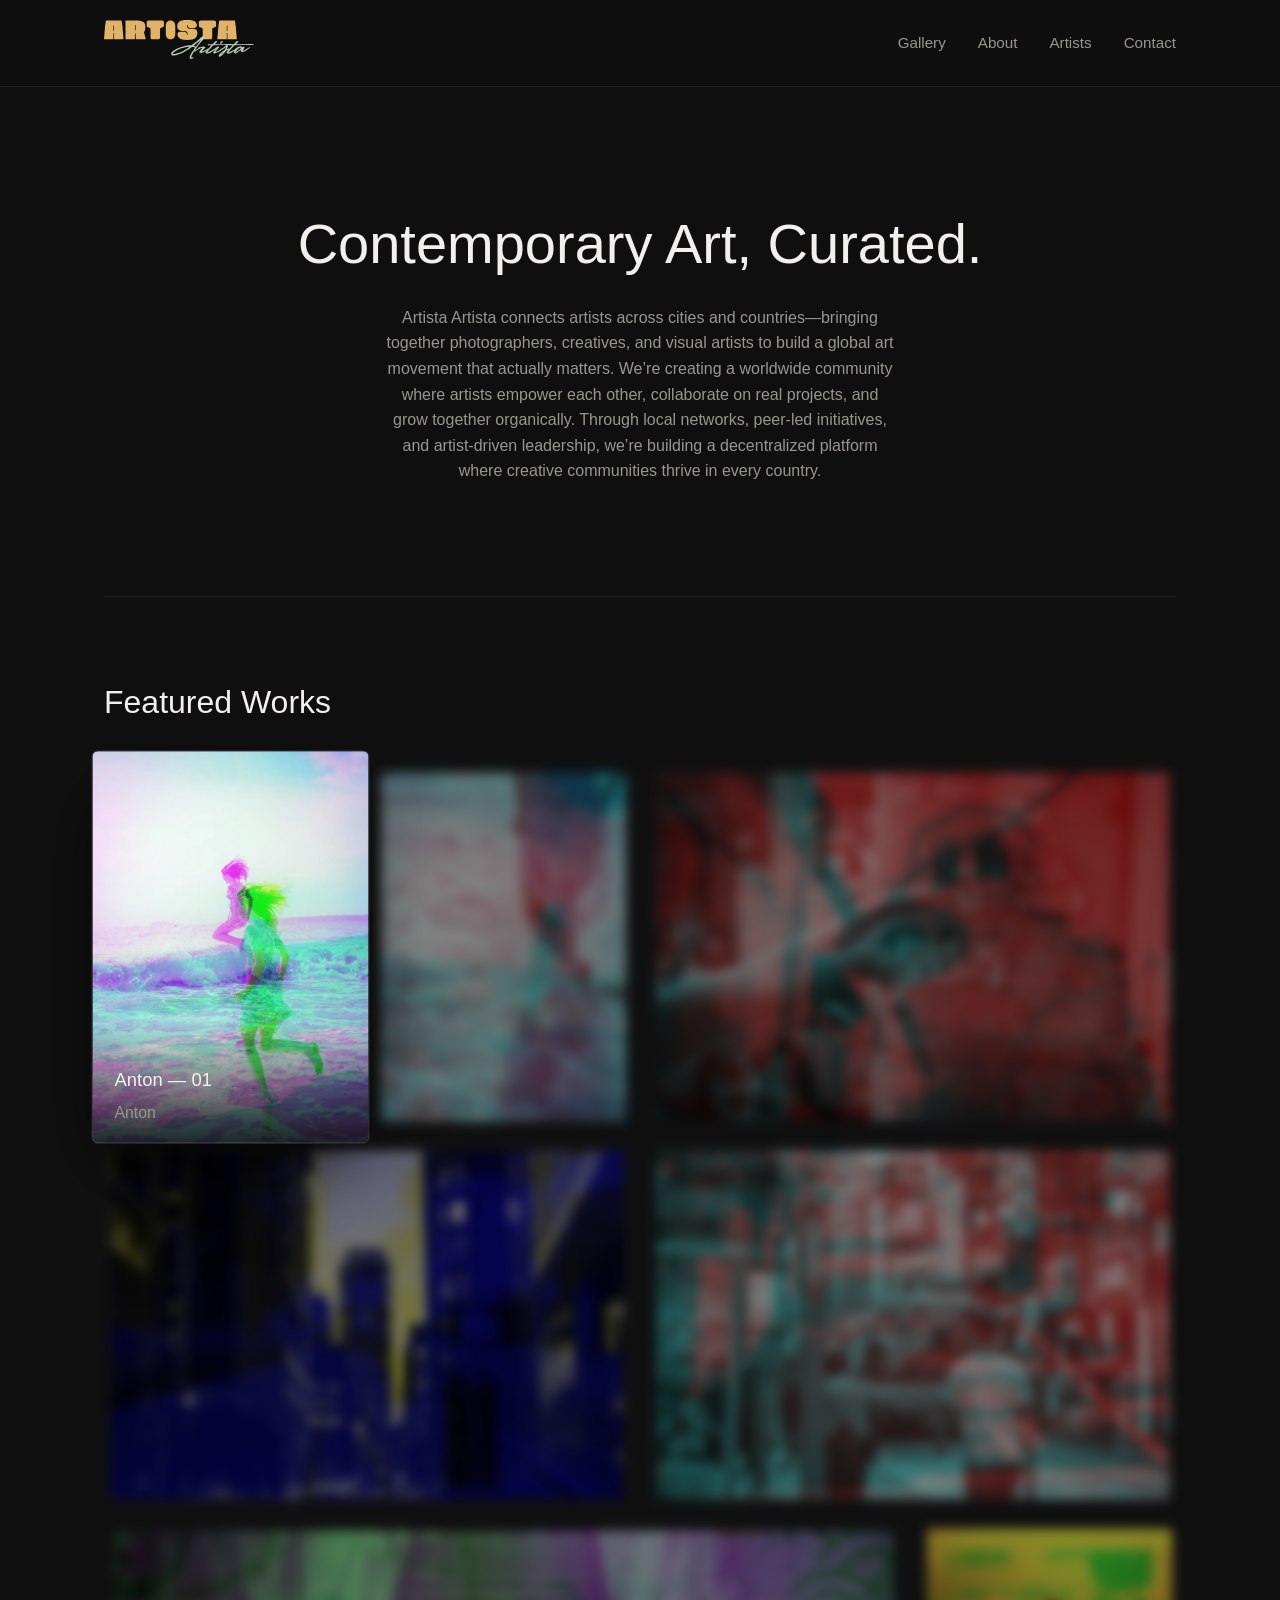
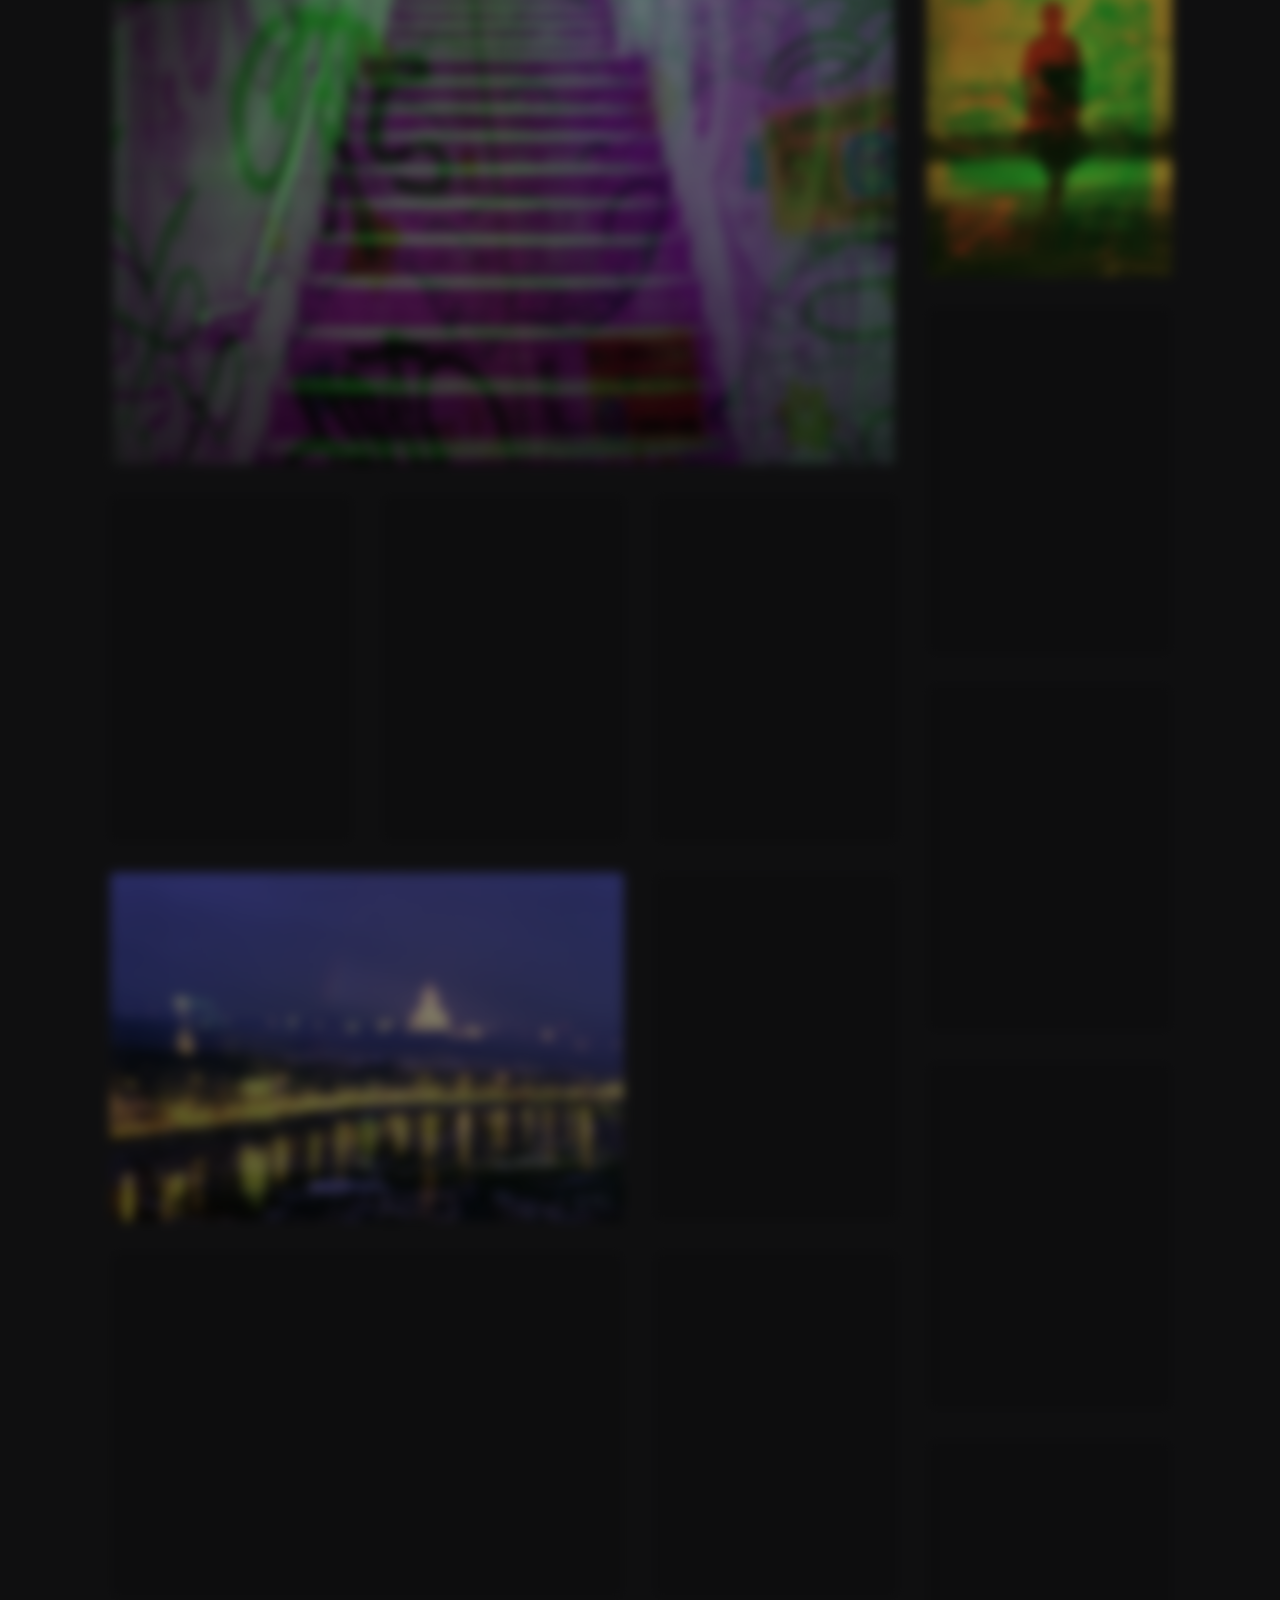
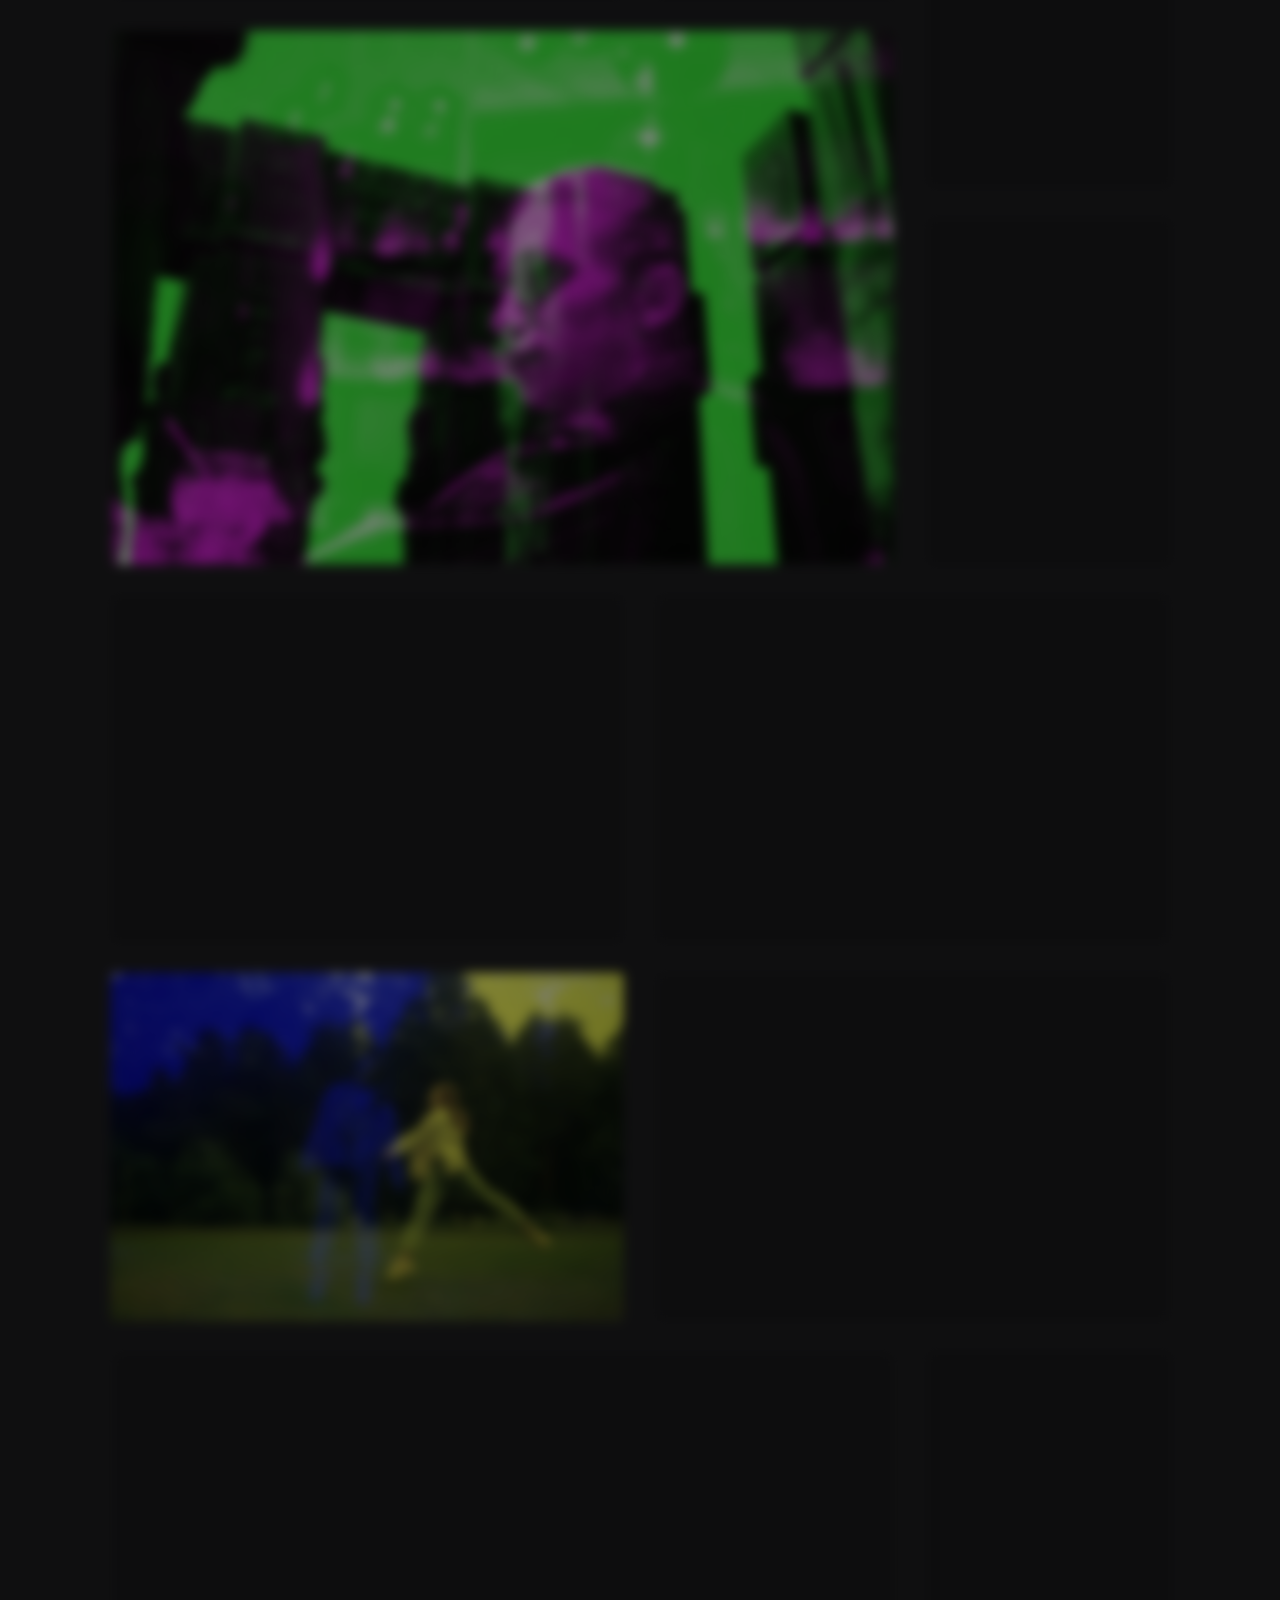
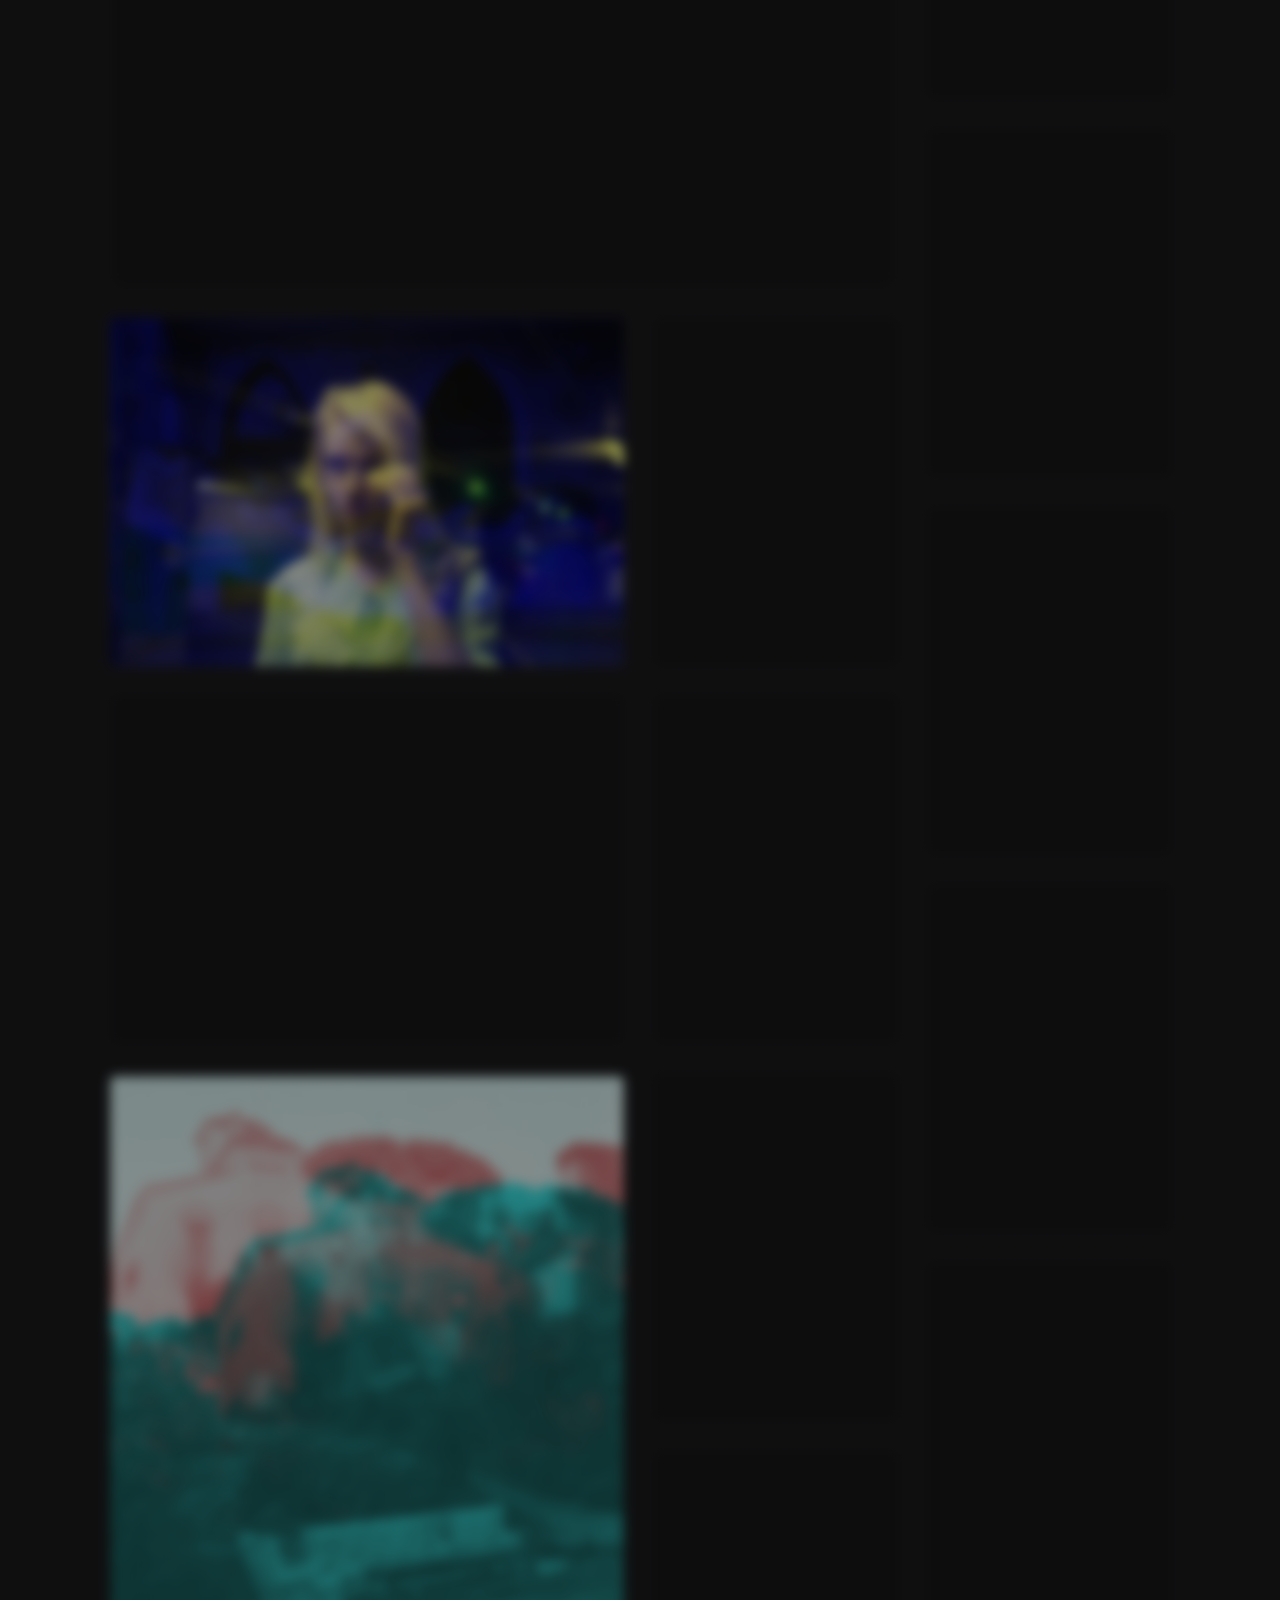
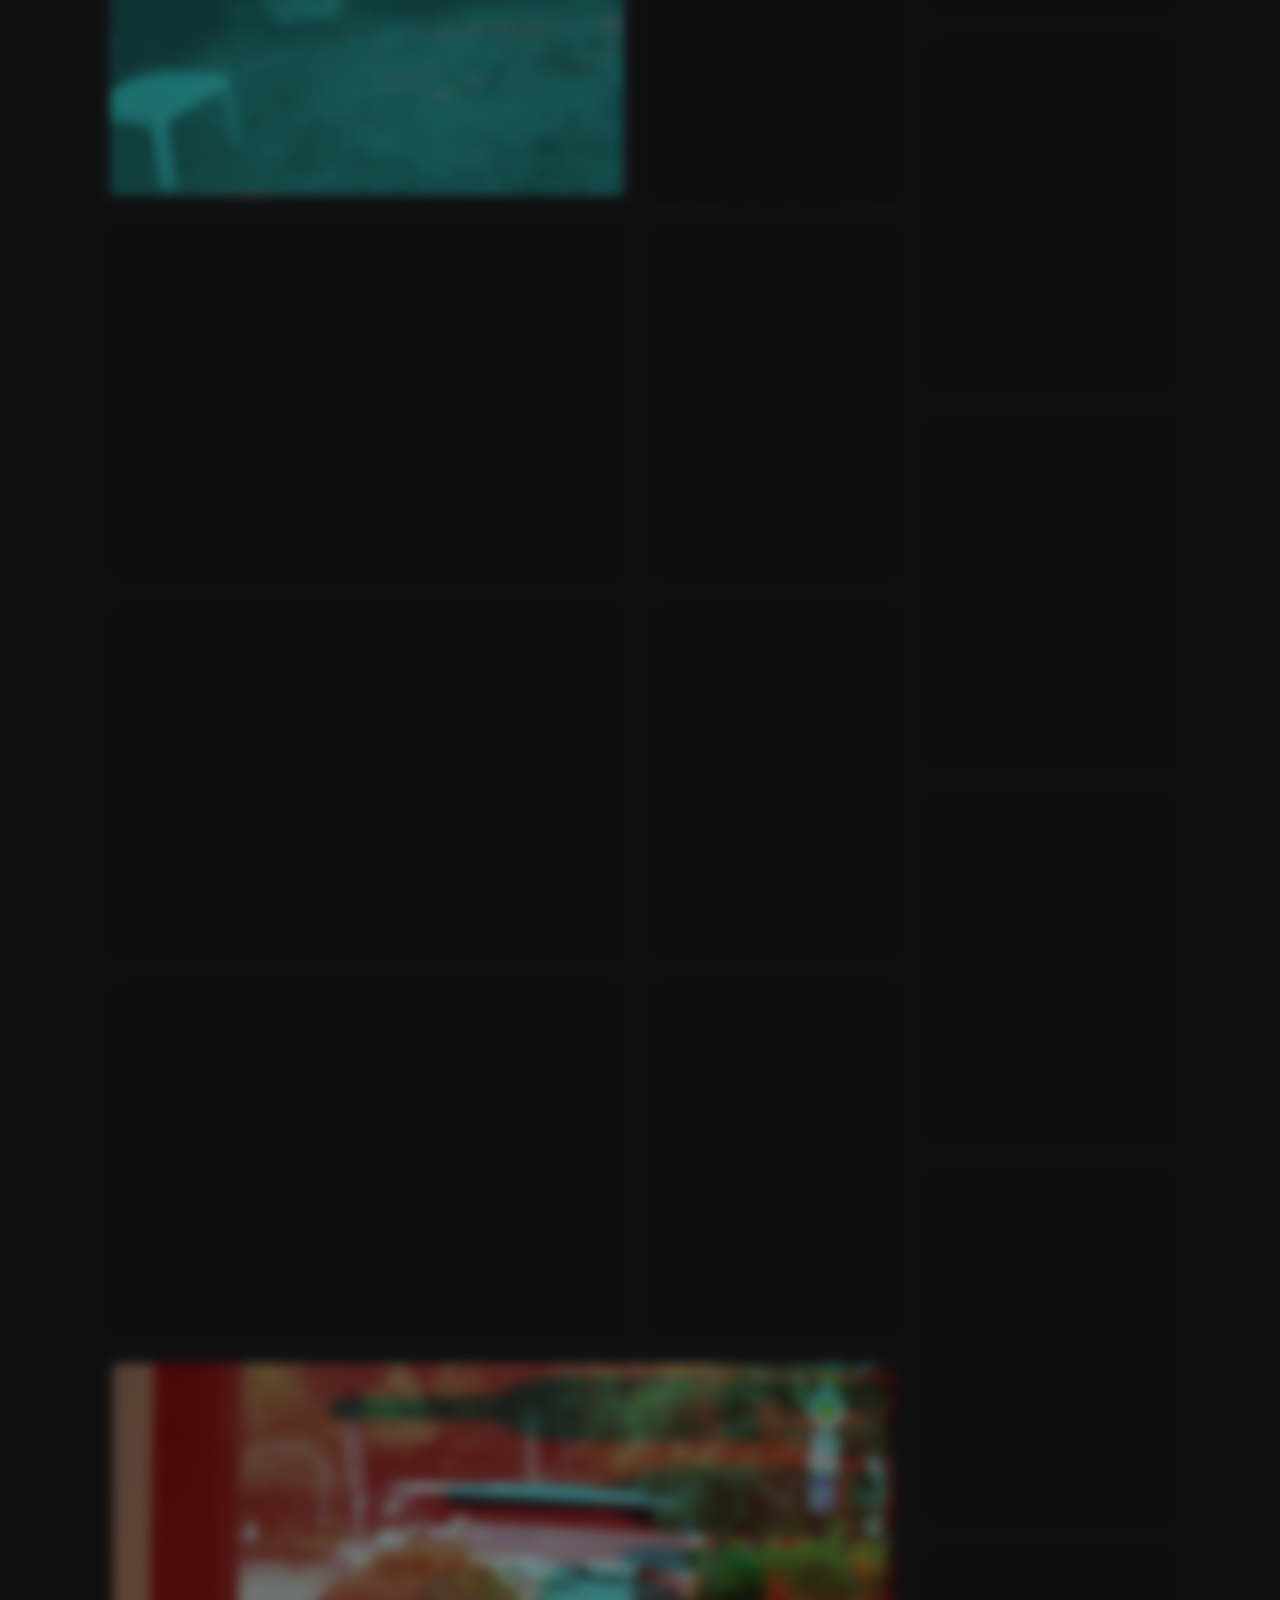
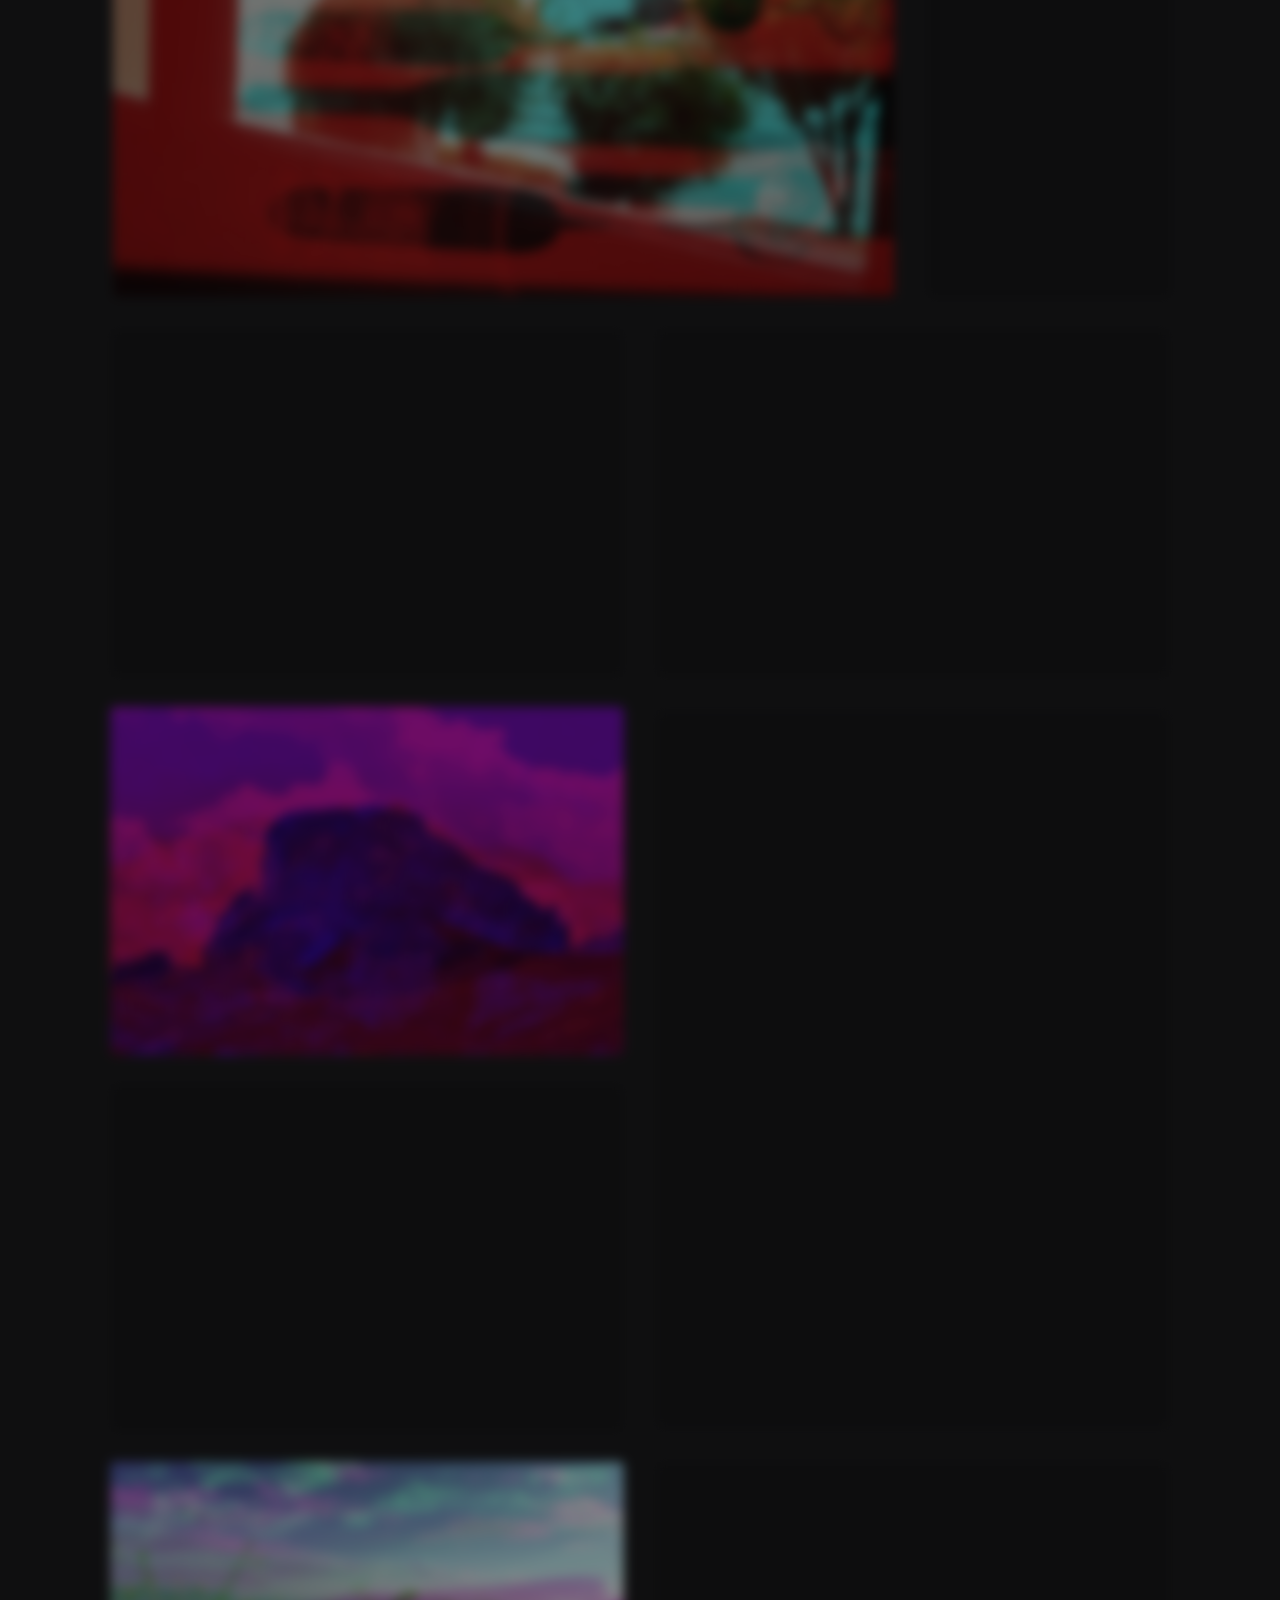
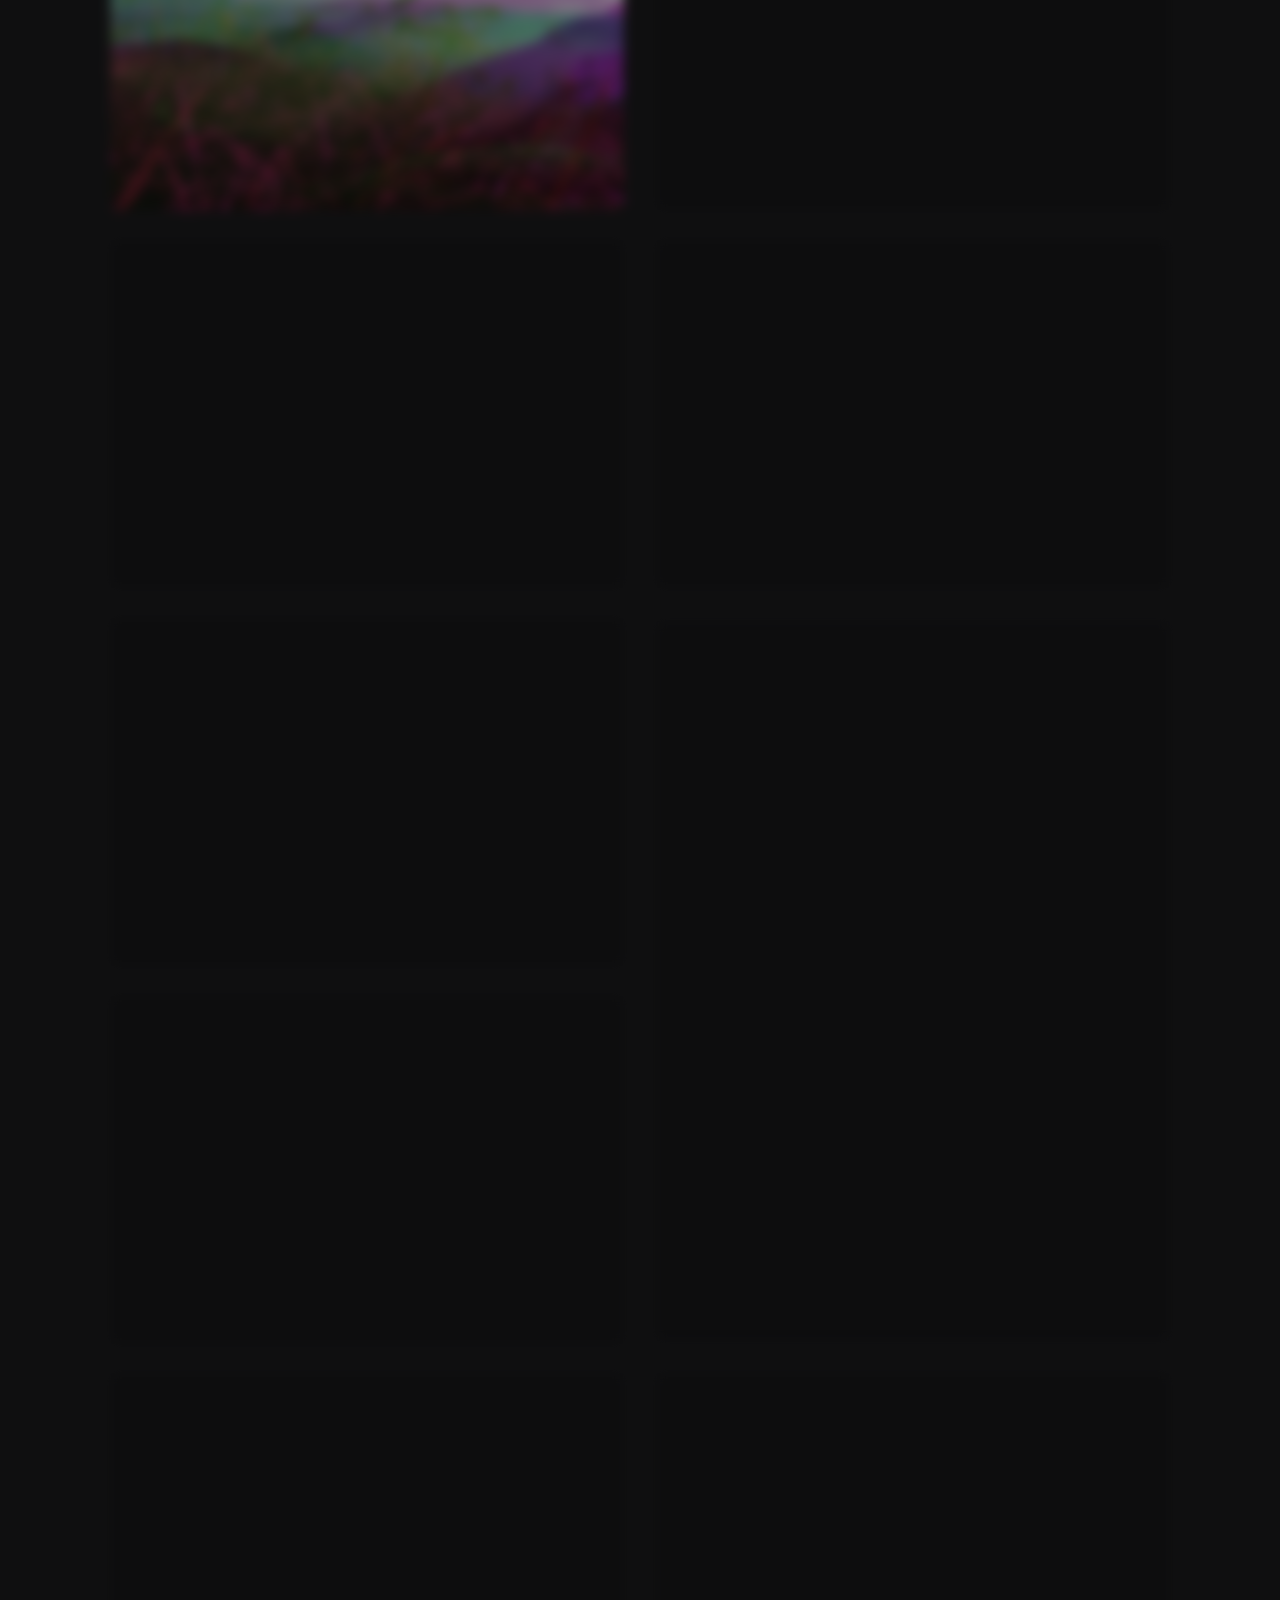
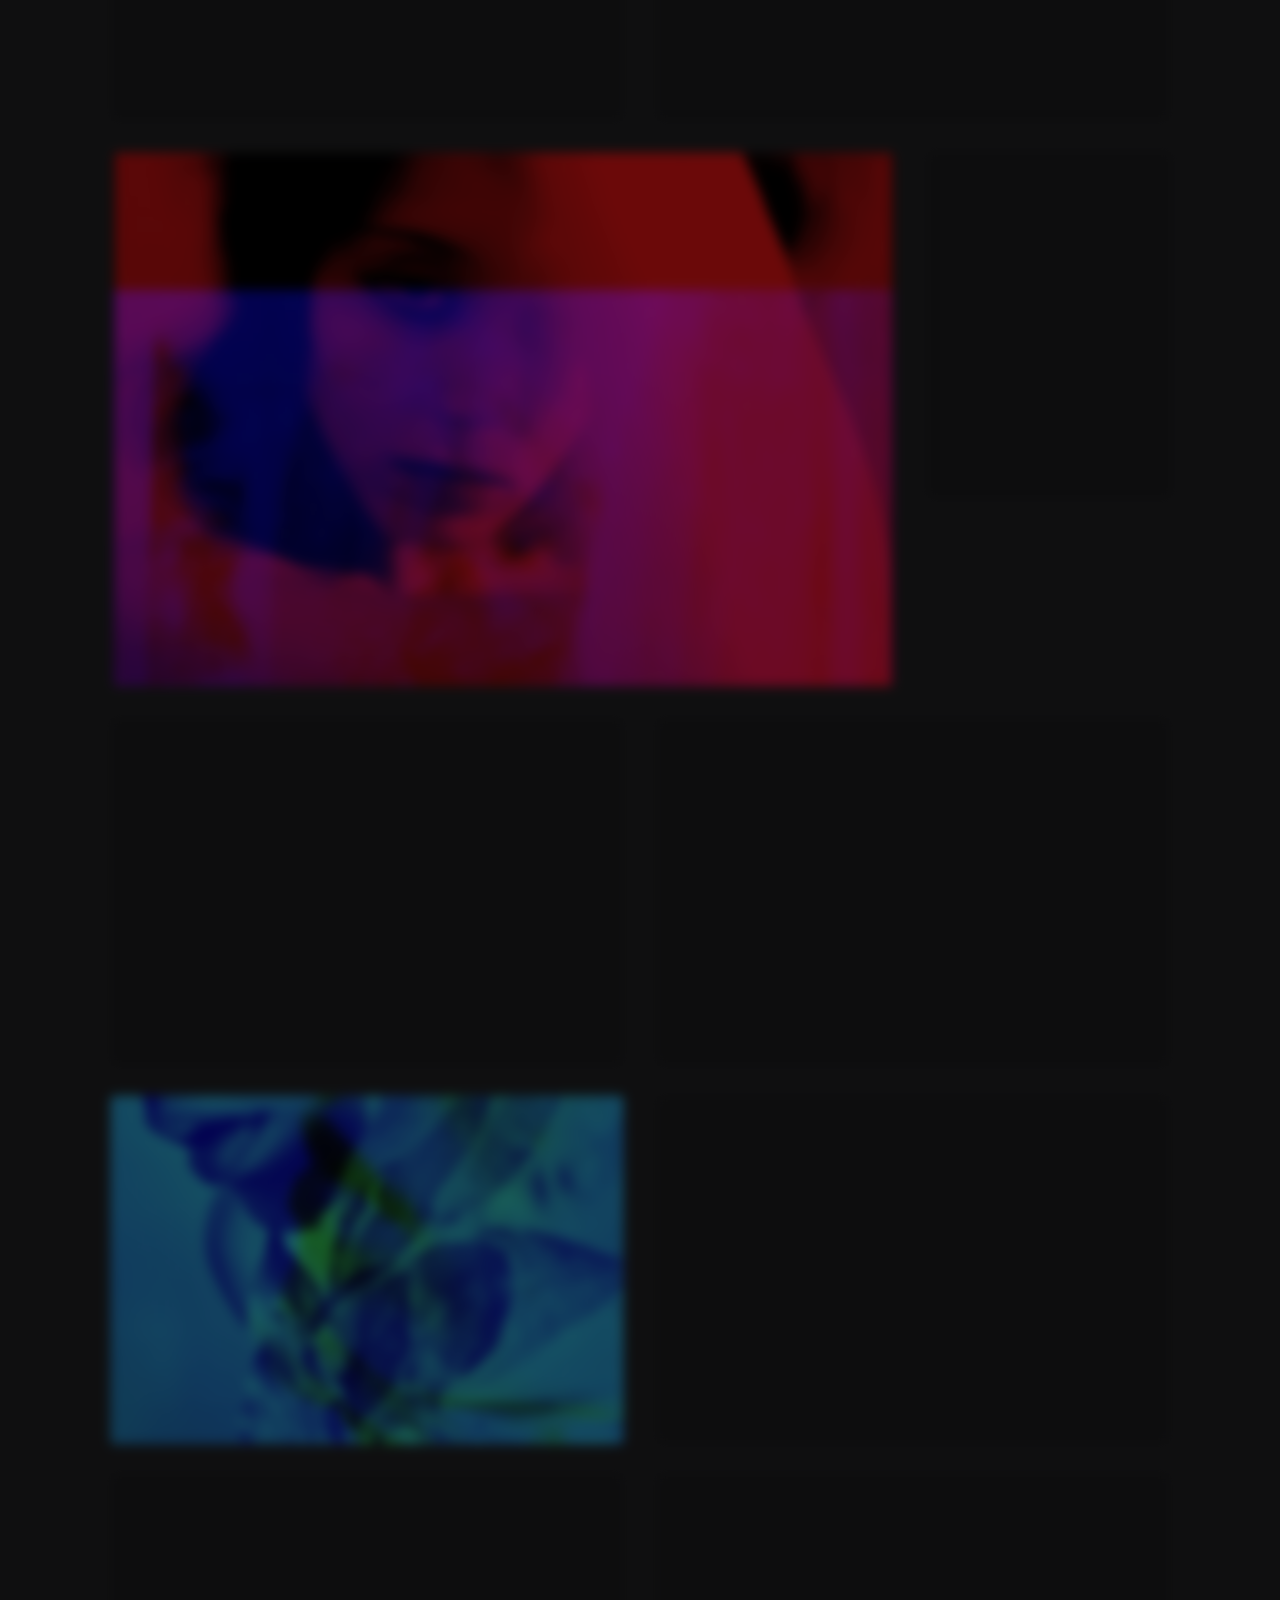
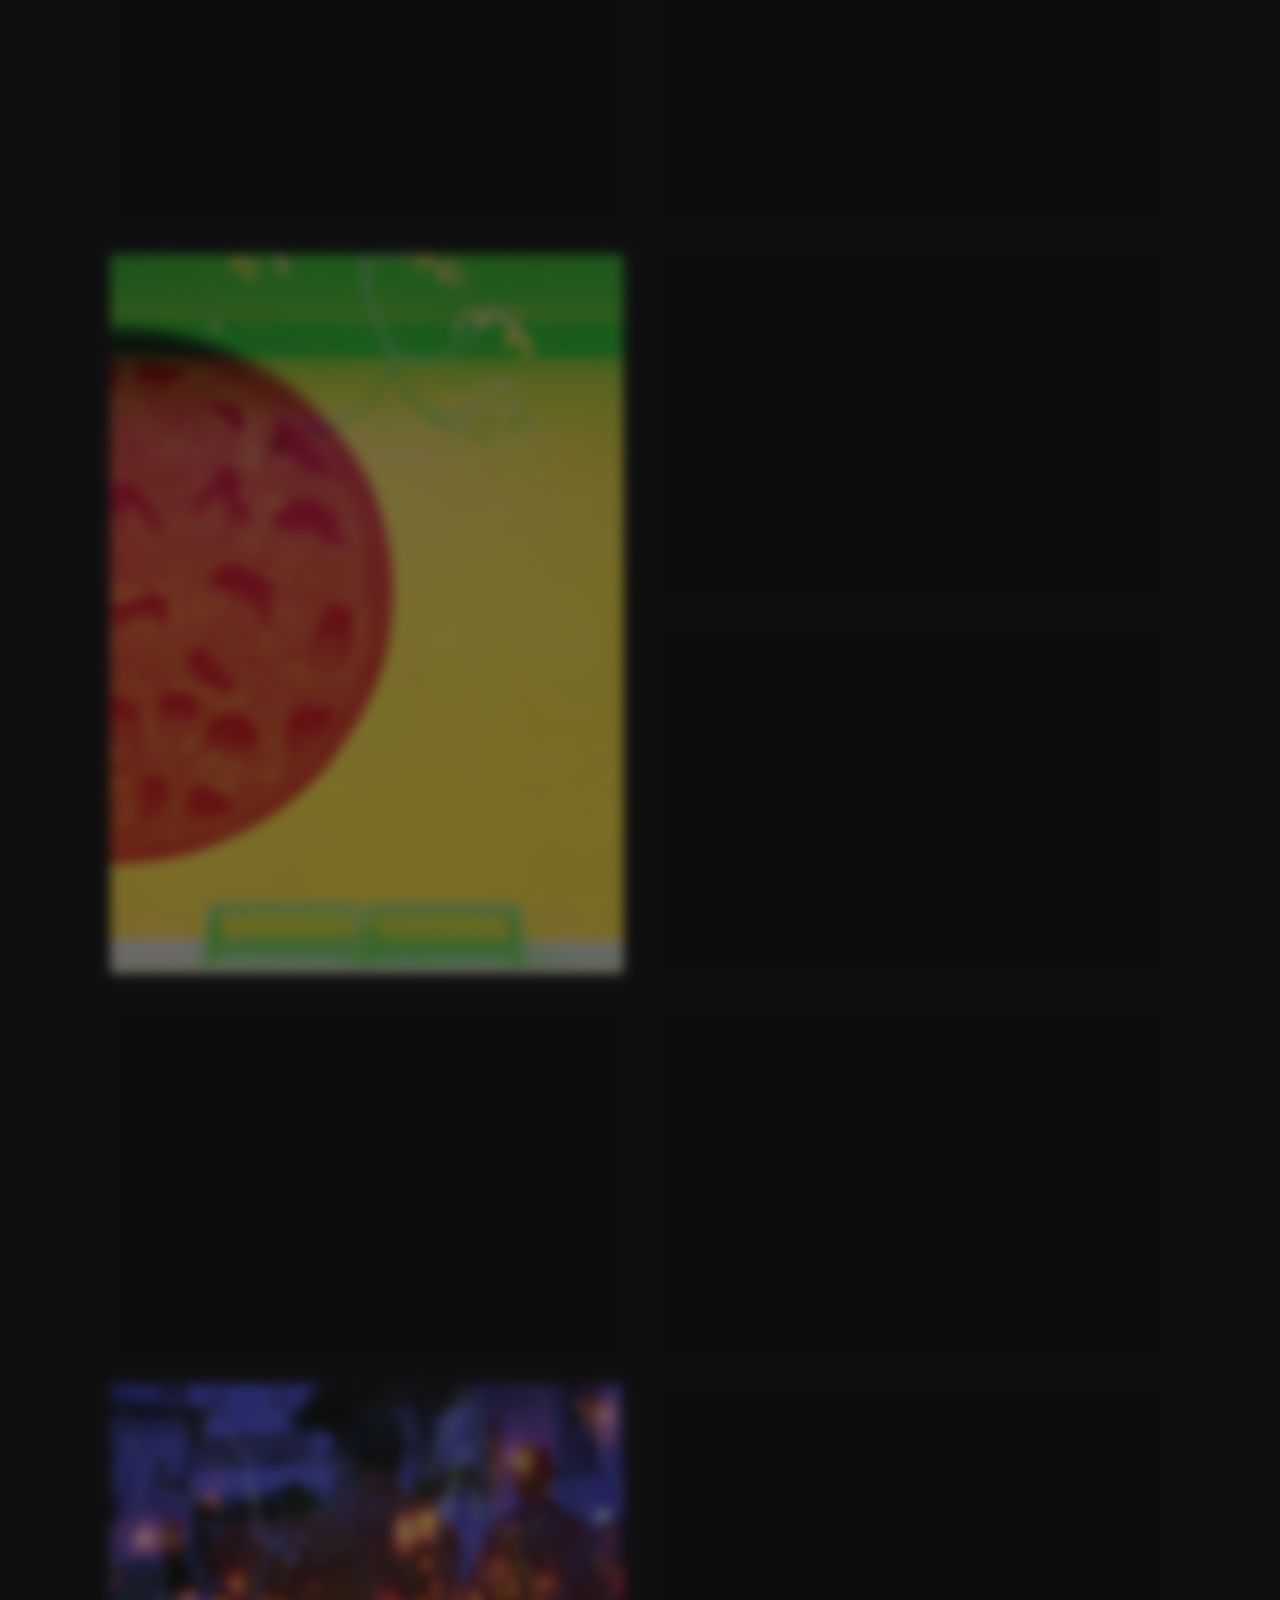
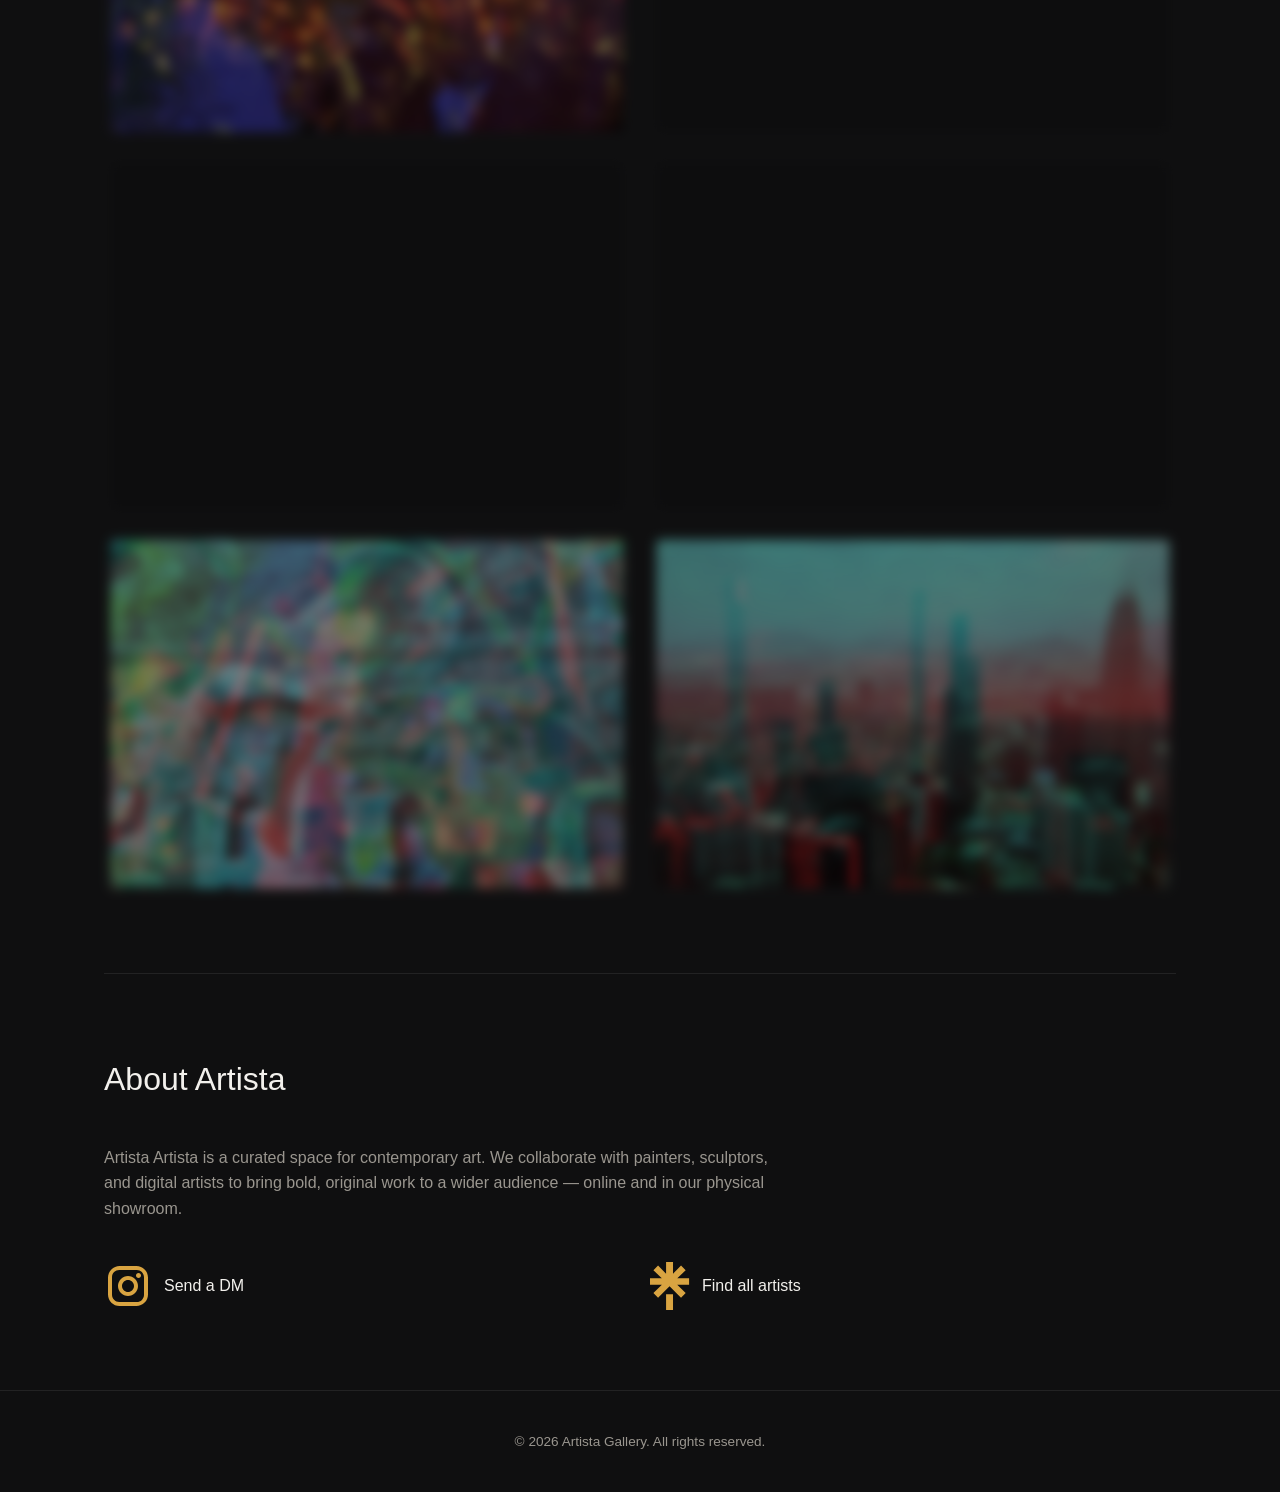
<file: index.html>
<!DOCTYPE html>
<html lang="en">
<head>
<meta charset="UTF-8">
<meta name="viewport" content="width=device-width, initial-scale=1.0">
<title>Artista — Contemporary Art Gallery</title>
<meta name="description" content="Artista is a contemporary art gallery showcasing emerging and established artists.">
<link rel="stylesheet" href="css/style.css">
    <link rel="icon" type="image/x-icon" href="src/Favicon-artista-artista.svg">
</head>
<body>

<header class="site-header">
  <nav class="nav">
<div>
  <a href="index.html" class="logo" style="display: inline-block; line-height: 0;">
    <!-- Replaced inline SVG with external asset file -->
    <img src="/Logo-website-artista-artista-yellow.svg" alt="Artista Logo" style="width: 100%; max-width: 150px; height: auto; display: block;" />
  </a>
</div>
    <ul class="nav-links">
      
      <li><a href="#gallery">Gallery</a></li>
      <li><a href="#about">About</a></li>
      <li><a href="artists/">Artists</a></li>
      <li><a href="https://www.instagram.com/hey.kidashi/">Contact</a></li>
    </ul>
    <button class="nav-toggle" aria-label="Toggle menu">&#9776;</button>
  </nav>
</header>

<section class="hero">
  <h1>Contemporary Art, Curated.</h1>
  <p>Artista Artista connects artists across cities and countries—bringing together photographers, creatives, and visual artists to build a global art movement that actually matters. We’re creating a worldwide community where artists empower each other, collaborate on real projects, and grow together organically. Through local networks, peer-led initiatives, and artist-driven leadership, we’re building a decentralized platform where creative communities thrive in every country.</p>
</section>

<main>
  <section id="gallery" class="gallery-section">
    <h2>Featured Works</h2>
    <div class="gallery-grid" id="galleryGrid"></div>
  </section>

  <section id="about" class="about-section">
    <h2>About Artista</h2>
   <p style="
    padding-bottom: 40px;
">Artista Artista is a curated space for contemporary art. We collaborate with painters, sculptors, and digital artists to bring bold, original work to a wider audience — online and in our physical showroom.</p>
<div style="display: grid; grid-template-columns: repeat(auto-fit, minmax(200px, 1fr)); gap: 20px;">
  
  <!-- Item 1: Send a DM -->
  <div>
    <a href="https://www.instagram.com/hey.kidashi/" style="display: flex; align-items: center; gap: 12px; text-decoration: none; color: inherit;">
      <svg width="48" height="48" viewBox="0 0 48 48" fill="none" xmlns="http://www.w3.org/2000/svg">
        <path d="M15.6 4H32.4C38.8 4 44 9.2 44 15.6V32.4C44 35.4765 42.7779 38.427 40.6024 40.6024C38.427 42.7779 35.4765 44 32.4 44H15.6C9.2 44 4 38.8 4 32.4V15.6C4 12.5235 5.22214 9.57298 7.39756 7.39756C9.57298 5.22214 12.5235 4 15.6 4ZM15.2 8C13.2904 8 11.4591 8.75857 10.1088 10.1088C8.75857 11.4591 8 13.2904 8 15.2V32.8C8 36.78 11.22 40 15.2 40H32.8C34.7096 40 36.5409 39.2414 37.8912 37.8912C39.2414 36.5409 40 34.7096 40 32.8V15.2C40 11.22 36.78 8 32.8 8H15.2ZM34.5 11C35.163 11 35.7989 11.2634 36.2678 11.7322C36.7366 12.2011 37 12.837 37 13.5C37 14.163 36.7366 14.7989 36.2678 15.2678C35.7989 15.7366 35.163 16 34.5 16C33.837 16 33.2011 15.7366 32.7322 15.2678C32.2634 14.7989 32 14.163 32 13.5C32 12.837 32.2634 12.2011 32.7322 11.7322C33.2011 11.2634 33.837 11 34.5 11ZM24 14C26.6522 14 29.1957 15.0536 31.0711 16.9289C32.9464 18.8043 34 21.3478 34 24C34 26.6522 32.9464 29.1957 31.0711 31.0711C29.1957 32.9464 26.6522 34 24 34C21.3478 34 18.8043 32.9464 16.9289 31.0711C15.0536 29.1957 14 26.6522 14 24C14 21.3478 15.0536 18.8043 16.9289 16.9289C18.8043 15.0536 21.3478 14 24 14ZM24 18C22.4087 18 20.8826 18.6321 19.7574 19.7574C18.6321 20.8826 18 22.4087 18 24C18 25.5913 18.6321 27.1174 19.7574 28.2426C20.8826 29.3679 22.4087 30 24 30C25.5913 30 27.1174 29.3679 28.2426 28.2426C29.3679 27.1174 30 25.5913 30 24C30 22.4087 29.3679 20.8826 28.2426 19.7574C27.1174 18.6321 25.5913 18 24 18Z" fill="#D9A441"/>
      </svg>
      <span style="white-space: nowrap; font-weight: 500;">Send a DM</span>
    </a>  
  </div>

  <!-- Item 2: Find all artists -->
  <div>
    <a href="artists/" style="display: flex; align-items: center; gap: 12px; text-decoration: none; color: inherit;">
      <svg width="40" height="48" viewBox="0 0 40 48" fill="none" xmlns="http://www.w3.org/2000/svg">
        <path d="M23.02 11.706L31.03 3.472L35.68 8.232L27.28 16.242H39.096V22.852H27.222L35.68 31.068L31.03 35.736L19.55 24.198L8.068 35.736L3.418 31.086L11.876 22.87H0V16.242H11.818L3.418 8.234L8.066 3.472L16.076 11.706V0H23.02V11.706ZM16.076 32.318H23.02V48H16.076V32.318Z" fill="#D9A441"/>
      </svg>
      <span style="white-space: nowrap; font-weight: 500;">Find all artists</span>
    </a>  
  </div>

</div>
  </section>
</main>
<footer class="site-footer">
  <p>&copy; <span id="year"></span> Artista Gallery. All rights reserved.</p>
</footer>
<script src="js/gallery-data.js"></script>
<script src="js/main.js"></script>
</body>
</html>
</file>
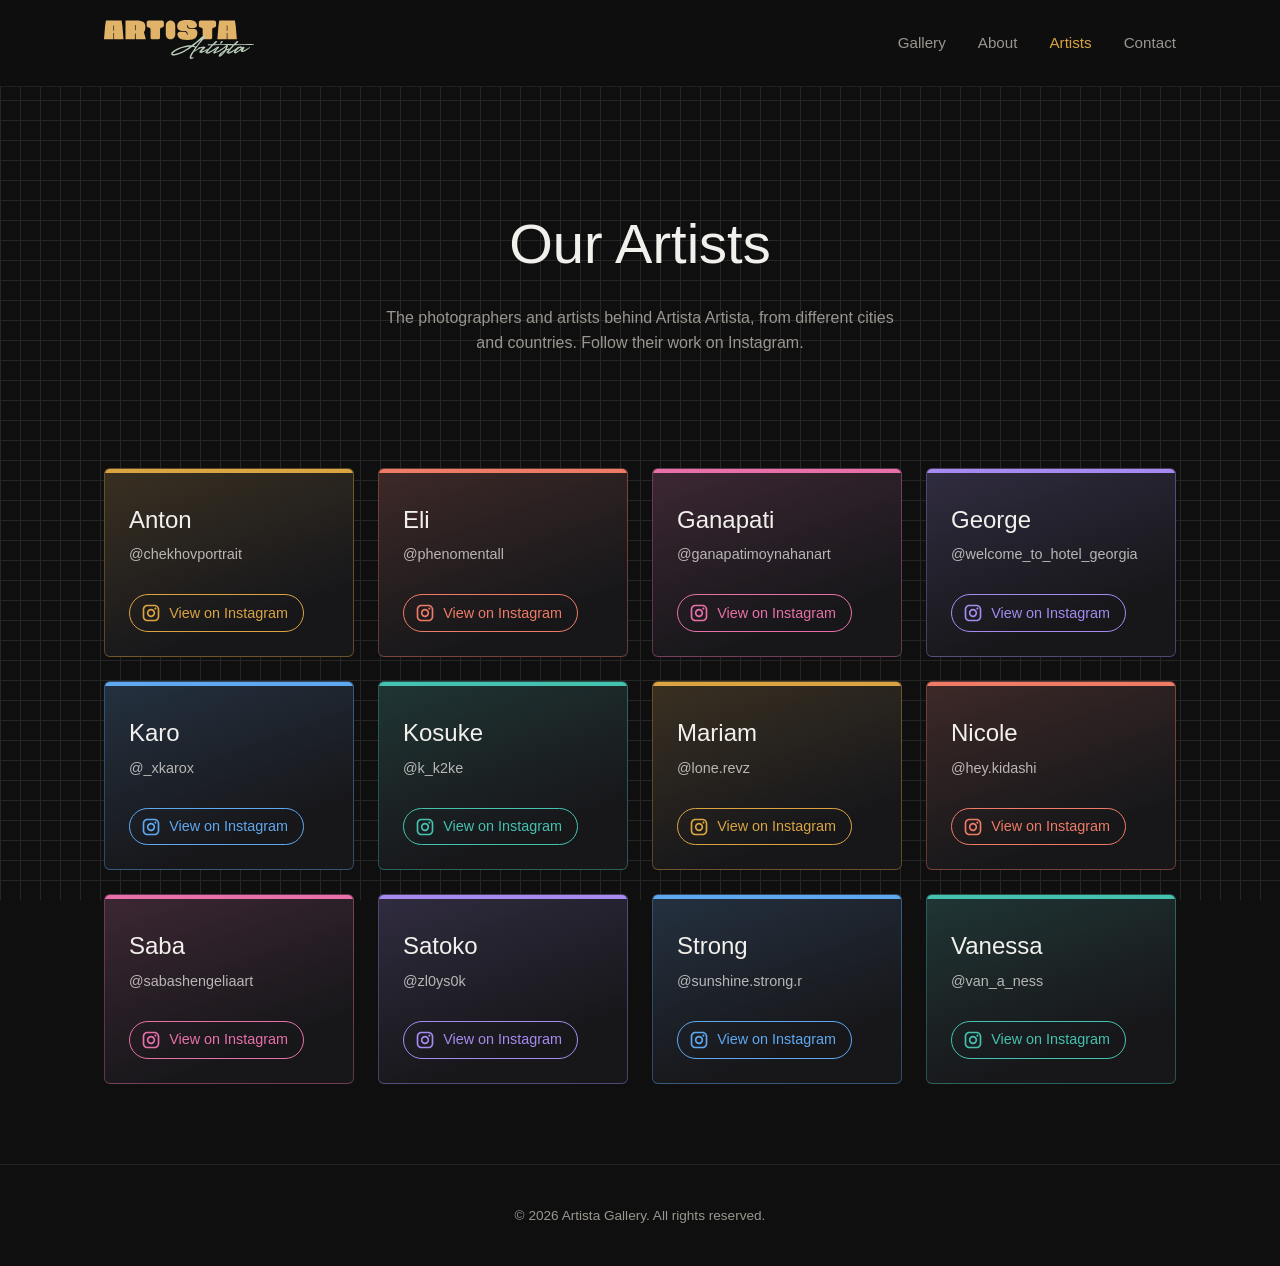
<file: artists/index.html>
<!DOCTYPE html>
<html lang="en">
<head>
<meta charset="UTF-8">
<meta name="viewport" content="width=device-width, initial-scale=1.0">
<title>Our Artists — Artista Artista</title>
<meta name="description" content="The photographers and artists behind Artista Artista. Follow their work on Instagram.">
<link rel="stylesheet" href="../css/style.css">
<link rel="icon" type="image/x-icon" href="../src/Favicon-artista-artista.svg">
</head>
<body>

<div class="grid-bg" aria-hidden="true"></div>

<!-- Instagram icon, defined once and reused by every card -->
<svg width="0" height="0" style="position:absolute" aria-hidden="true" focusable="false">
  <symbol id="icon-instagram" viewBox="0 0 48 48">
    <path d="M15.6 4H32.4C38.8 4 44 9.2 44 15.6V32.4C44 35.4765 42.7779 38.427 40.6024 40.6024C38.427 42.7779 35.4765 44 32.4 44H15.6C9.2 44 4 38.8 4 32.4V15.6C4 12.5235 5.22214 9.57298 7.39756 7.39756C9.57298 5.22214 12.5235 4 15.6 4ZM15.2 8C13.2904 8 11.4591 8.75857 10.1088 10.1088C8.75857 11.4591 8 13.2904 8 15.2V32.8C8 36.78 11.22 40 15.2 40H32.8C34.7096 40 36.5409 39.2414 37.8912 37.8912C39.2414 36.5409 40 34.7096 40 32.8V15.2C40 11.22 36.78 8 32.8 8H15.2ZM34.5 11C35.163 11 35.7989 11.2634 36.2678 11.7322C36.7366 12.2011 37 12.837 37 13.5C37 14.163 36.7366 14.7989 36.2678 15.2678C35.7989 15.7366 35.163 16 34.5 16C33.837 16 33.2011 15.7366 32.7322 15.2678C32.2634 14.7989 32 14.163 32 13.5C32 12.837 32.2634 12.2011 32.7322 11.7322C33.2011 11.2634 33.837 11 34.5 11ZM24 14C26.6522 14 29.1957 15.0536 31.0711 16.9289C32.9464 18.8043 34 21.3478 34 24C34 26.6522 32.9464 29.1957 31.0711 31.0711C29.1957 32.9464 26.6522 34 24 34C21.3478 34 18.8043 32.9464 16.9289 31.0711C15.0536 29.1957 14 26.6522 14 24C14 21.3478 15.0536 18.8043 16.9289 16.9289C18.8043 15.0536 21.3478 14 24 14ZM24 18C22.4087 18 20.8826 18.6321 19.7574 19.7574C18.6321 20.8826 18 22.4087 18 24C18 25.5913 18.6321 27.1174 19.7574 28.2426C20.8826 29.3679 22.4087 30 24 30C25.5913 30 27.1174 29.3679 28.2426 28.2426C29.3679 27.1174 30 25.5913 30 24C30 22.4087 29.3679 20.8826 28.2426 19.7574C27.1174 18.6321 25.5913 18 24 18Z"/>
  </symbol>
</svg>

<header class="site-header">
  <nav class="nav">
    <div>
      <a href="../" class="logo" style="display: inline-block; line-height: 0;">
        <img src="../Logo-website-artista-artista-yellow.svg" alt="Artista Artista" style="width: 100%; max-width: 150px; height: auto; display: block;" />
      </a>
    </div>
    <ul class="nav-links">
      <li><a href="../#gallery">Gallery</a></li>
      <li><a href="../#about">About</a></li>
      <li><a href="./" class="active" aria-current="page">Artists</a></li>
      <li><a href="https://www.instagram.com/hey.kidashi/">Contact</a></li>
    </ul>
    <button class="nav-toggle" aria-label="Toggle menu">&#9776;</button>
  </nav>
</header>

<section class="hero">
  <h1>Our Artists</h1>
  <p>The photographers and artists behind Artista Artista, from different cities and countries. Follow their work on Instagram.</p>
</section>

<main>
  <section class="artists-section" aria-label="Artists">
    <div class="artist-grid">

      <a class="artist-card" href="https://www.instagram.com/chekhovportrait/" target="_blank" rel="noopener" aria-label="Anton on Instagram (opens in a new tab)">
        <h2>Anton</h2>
        <p class="artist-handle">@chekhovportrait</p>
        <span class="artist-cta"><svg aria-hidden="true"><use href="#icon-instagram"/></svg>View on Instagram</span>
      </a>

      <a class="artist-card" href="https://www.instagram.com/phenomentall/" target="_blank" rel="noopener" aria-label="Eli on Instagram (opens in a new tab)">
        <h2>Eli</h2>
        <p class="artist-handle">@phenomentall</p>
        <span class="artist-cta"><svg aria-hidden="true"><use href="#icon-instagram"/></svg>View on Instagram</span>
      </a>

      <a class="artist-card" href="https://www.instagram.com/ganapatimoynahanart/" target="_blank" rel="noopener" aria-label="Ganapati on Instagram (opens in a new tab)">
        <h2>Ganapati</h2>
        <p class="artist-handle">@ganapatimoynahanart</p>
        <span class="artist-cta"><svg aria-hidden="true"><use href="#icon-instagram"/></svg>View on Instagram</span>
      </a>

      <a class="artist-card" href="https://www.instagram.com/welcome_to_hotel_georgia/" target="_blank" rel="noopener" aria-label="George on Instagram (opens in a new tab)">
        <h2>George</h2>
        <p class="artist-handle">@welcome_to_hotel_georgia</p>
        <span class="artist-cta"><svg aria-hidden="true"><use href="#icon-instagram"/></svg>View on Instagram</span>
      </a>

      <a class="artist-card" href="https://www.instagram.com/_xkarox/" target="_blank" rel="noopener" aria-label="Karo on Instagram (opens in a new tab)">
        <h2>Karo</h2>
        <p class="artist-handle">@_xkarox</p>
        <span class="artist-cta"><svg aria-hidden="true"><use href="#icon-instagram"/></svg>View on Instagram</span>
      </a>

      <a class="artist-card" href="https://www.instagram.com/k_k2ke/" target="_blank" rel="noopener" aria-label="Kosuke on Instagram (opens in a new tab)">
        <h2>Kosuke</h2>
        <p class="artist-handle">@k_k2ke</p>
        <span class="artist-cta"><svg aria-hidden="true"><use href="#icon-instagram"/></svg>View on Instagram</span>
      </a>

      <a class="artist-card" href="https://www.instagram.com/lone.revz/" target="_blank" rel="noopener" aria-label="Mariam on Instagram (opens in a new tab)">
        <h2>Mariam</h2>
        <p class="artist-handle">@lone.revz</p>
        <span class="artist-cta"><svg aria-hidden="true"><use href="#icon-instagram"/></svg>View on Instagram</span>
      </a>

      <a class="artist-card" href="https://www.instagram.com/hey.kidashi/" target="_blank" rel="noopener" aria-label="Nicole on Instagram (opens in a new tab)">
        <h2>Nicole</h2>
        <p class="artist-handle">@hey.kidashi</p>
        <span class="artist-cta"><svg aria-hidden="true"><use href="#icon-instagram"/></svg>View on Instagram</span>
      </a>

      <a class="artist-card" href="https://www.instagram.com/sabashengeliaart/" target="_blank" rel="noopener" aria-label="Saba on Instagram (opens in a new tab)">
        <h2>Saba</h2>
        <p class="artist-handle">@sabashengeliaart</p>
        <span class="artist-cta"><svg aria-hidden="true"><use href="#icon-instagram"/></svg>View on Instagram</span>
      </a>

      <a class="artist-card" href="https://www.instagram.com/zl0ys0k/" target="_blank" rel="noopener" aria-label="Satoko on Instagram (opens in a new tab)">
        <h2>Satoko</h2>
        <p class="artist-handle">@zl0ys0k</p>
        <span class="artist-cta"><svg aria-hidden="true"><use href="#icon-instagram"/></svg>View on Instagram</span>
      </a>

      <a class="artist-card" href="https://www.instagram.com/sunshine.strong.r/" target="_blank" rel="noopener" aria-label="Strong on Instagram (opens in a new tab)">
        <h2>Strong</h2>
        <p class="artist-handle">@sunshine.strong.r</p>
        <span class="artist-cta"><svg aria-hidden="true"><use href="#icon-instagram"/></svg>View on Instagram</span>
      </a>

      <a class="artist-card" href="https://www.instagram.com/van_a_ness/" target="_blank" rel="noopener" aria-label="Vanessa on Instagram (opens in a new tab)">
        <h2>Vanessa</h2>
        <p class="artist-handle">@van_a_ness</p>
        <span class="artist-cta"><svg aria-hidden="true"><use href="#icon-instagram"/></svg>View on Instagram</span>
      </a>

    </div>
  </section>
</main>

<footer class="site-footer">
  <p>&copy; <span id="year"></span> Artista Gallery. All rights reserved.</p>
</footer>
<script src="../js/artists.js"></script>
</body>
</html>
</file>
<file: css/style.css>
:root {
  --bg: #0f0f10;
  --bg-alt: #17171a;
  --fg: #f2f0ec;
  --muted: #9a968f;
  --accent: #d9a441;
  --grid-line: #262626;
  --radius: 6px;
  --max-width: 1120px;
  --ease: cubic-bezier(0.22, 1, 0.36, 1);
}

* { box-sizing: border-box; margin: 0; padding: 0; }

body {
  font-family: "Helvetica Neue", Arial, sans-serif;
  background: var(--bg);
  color: var(--fg);
  line-height: 1.6;
}

a { color: inherit; text-decoration: none; }

/* Dark grid backdrop, fixed behind the page content */
.grid-bg {
  position: fixed;
  inset: 0;
  z-index: -1;
  pointer-events: none;
  background-image:
    linear-gradient(to right, var(--grid-line) 1px, transparent 1px),
    linear-gradient(to bottom, var(--grid-line) 1px, transparent 1px);
  background-size: 20px 20px;
}

.site-header {
  position: sticky;
  top: 0;
  background: rgba(15, 15, 16, 0.9);
  backdrop-filter: blur(6px);
  z-index: 10;
  border-bottom: 1px solid rgba(255,255,255,0.08);
}

.nav {
  max-width: var(--max-width);
  margin: 0 auto;
  display: flex;
  align-items: center;
  justify-content: space-between;
  padding: 1.25rem 1.5rem;
}

.logo {
  font-size: 1.25rem;
  font-weight: 700;
  letter-spacing: 0.15em;
}

.nav-links {
  display: flex;
  gap: 2rem;
  list-style: none;
}

.nav-links a {
  color: var(--muted);
  font-size: 0.95rem;
  transition: color 0.2s;
}

.nav-links a:hover,
.nav-links a.active { color: var(--accent); }

.nav-toggle {
  display: none;
  background: none;
  border: none;
  color: var(--fg);
  font-size: 1.5rem;
  cursor: pointer;
}

.hero {
  max-width: var(--max-width);
  margin: 0 auto;
  padding: 7rem 1.5rem 5rem;
  text-align: center;
}

.hero h1 {
  font-size: clamp(2rem, 5vw, 3.5rem);
  font-weight: 300;
  margin-bottom: 1rem;
}

.hero p {
  color: var(--muted);
  max-width: 32rem;
  margin: 0 auto 2rem;
}

.btn {
  display: inline-block;
  padding: 0.85rem 2rem;
  border: 1px solid var(--accent);
  border-radius: var(--radius);
  color: var(--accent);
  transition: background 0.2s, color 0.2s;
}

.btn:hover {
  background: var(--accent);
  color: var(--bg);
}

main { max-width: var(--max-width); margin: 0 auto; padding: 0 1.5rem; }

.gallery-section, .about-section, .contact-section {
  padding: 5rem 0;
  border-top: 1px solid rgba(255,255,255,0.08);
}

.gallery-section h2, .about-section h2, .contact-section h2 {
  font-weight: 300;
  font-size: 2rem;
  margin-bottom: 2.5rem;
}

/* Gallery: single column on mobile, bento grid on desktop */
.gallery-section { container-type: inline-size; }

.gallery-grid {
  display: flex;
  flex-direction: column;
  gap: 1.5rem;
}

.artwork-card {
  background: var(--bg-alt);
  border-radius: var(--radius);
  overflow: hidden;
  border: 1px solid rgba(255,255,255,0.06);
  transition: transform 0.25s ease;
}

.artwork-card:hover { transform: translateY(-4px); }

.artwork-image {
  display: block;
  width: 100%;
  height: auto;
  object-fit: cover;
}

.artwork-info { padding: 1rem 1.25rem; }

.artwork-info h3 { font-size: 1.05rem; font-weight: 500; }

.artwork-info p { color: var(--muted); font-size: 0.9rem; margin-top: 0.25rem; }

/* Spotlight: one artwork sharp and zoomed, all others softly blurred and dimmed */
.gallery-grid.spotlight .artwork-card {
  --zoom: 1.1;
  position: relative;
  filter: blur(6px) brightness(0.55) saturate(0.7);
  transform: scale(0.98);
  transition:
    transform 0.8s var(--ease),
    filter 0.8s var(--ease),
    box-shadow 0.8s var(--ease);
}

.gallery-grid.spotlight .artwork-card.is-feature { --zoom: 1.05; }

.gallery-grid.spotlight .artwork-card.is-active {
  z-index: 2;
  filter: blur(0) brightness(1) saturate(1);
  transform: scale(var(--zoom));
  box-shadow: 0 30px 60px -20px rgba(0, 0, 0, 0.85);
}

@media (max-width: 720px) {
  .gallery-grid.spotlight .artwork-card { --zoom: 1.04; }
}

@media (prefers-reduced-motion: reduce) {
  .gallery-grid.spotlight .artwork-card {
    --zoom: 1;
    transform: none;
    transition: filter 0.3s ease;
  }
}

@media (min-width: 721px) {
  .gallery-grid {
    --cols: 4;
    --gap: 1.25rem;
    /* Row height so a portrait tile (1 col x 2 rows) has the ~1:1.414 ratio of the artworks */
    --unit: calc((100cqw - (var(--cols) - 1) * var(--gap)) / var(--cols) * 0.7071 - var(--gap) / 2);
    display: grid;
    grid-template-columns: repeat(var(--cols), 1fr);
    grid-auto-rows: var(--unit);
    gap: var(--gap);
  }

  .artwork-card {
    position: relative;
    grid-column: var(--col) / span var(--cs);
    grid-row: var(--row) / span var(--rs);
  }

  .artwork-image {
    position: absolute;
    inset: 0;
    height: 100%;
  }

  .artwork-info {
    position: absolute;
    left: 0;
    right: 0;
    bottom: 0;
    padding: 2.5rem 1.25rem 1rem;
    background: linear-gradient(to top, rgba(15,15,16,0.85), transparent);
    opacity: 0;
    transition: opacity 0.25s ease;
  }
  .artwork-card:hover .artwork-info,
  .artwork-card:focus-within .artwork-info,
  .gallery-grid.spotlight .artwork-card.is-active .artwork-info { opacity: 1; }
}

.about-section p {
  max-width: 42rem;
  color: var(--muted);
}

.artists-section { padding: 0 0 5rem; }

.artist-grid {
  display: grid;
  grid-template-columns: repeat(auto-fill, minmax(240px, 1fr));
  gap: 1.5rem;
}

.artist-card {
  --card-accent: var(--accent);
  position: relative;
  overflow: hidden;
  display: flex;
  flex-direction: column;
  align-items: flex-start;
  padding: 2rem 1.5rem 1.5rem;
  background: var(--bg-alt);
  background: linear-gradient(160deg, color-mix(in srgb, var(--card-accent) 18%, var(--bg-alt)), var(--bg-alt) 75%);
  border: 1px solid rgba(255,255,255,0.06);
  border: 1px solid color-mix(in srgb, var(--card-accent) 35%, transparent);
  border-radius: var(--radius);
  transition: transform 0.25s ease, border-color 0.2s, box-shadow 0.25s ease;
}

/* Six accent colours, repeating across the grid */
.artist-card:nth-child(6n + 1) { --card-accent: #d9a441; }
.artist-card:nth-child(6n + 2) { --card-accent: #ee7b66; }
.artist-card:nth-child(6n + 3) { --card-accent: #e870a8; }
.artist-card:nth-child(6n + 4) { --card-accent: #a58bf0; }
.artist-card:nth-child(6n + 5) { --card-accent: #5fa8f0; }
.artist-card:nth-child(6n + 6) { --card-accent: #45c1b0; }

.artist-card::before {
  content: "";
  position: absolute;
  top: 0;
  left: 0;
  right: 0;
  height: 4px;
  background: var(--card-accent);
}

.artist-card:hover,
.artist-card:focus-visible {
  transform: translateY(-4px);
  border-color: var(--card-accent);
  background: linear-gradient(160deg, color-mix(in srgb, var(--card-accent) 28%, var(--bg-alt)), var(--bg-alt) 85%);
  box-shadow: 0 12px 28px -14px color-mix(in srgb, var(--card-accent) 70%, transparent);
}

.artist-card:focus-visible { outline: 2px solid var(--card-accent); outline-offset: 3px; }

.artist-card h2 { font-size: 1.5rem; font-weight: 300; }

.artist-handle {
  color: var(--muted);
  color: color-mix(in srgb, var(--fg) 72%, transparent);
  font-size: 0.9rem;
  margin: 0.25rem 0 1.75rem;
  overflow-wrap: anywhere;
}

.artist-cta {
  display: inline-flex;
  align-items: center;
  gap: 0.5rem;
  margin-top: auto;
  padding: 0.4rem 0.9rem 0.4rem 0.7rem;
  border: 1px solid var(--card-accent);
  border-radius: 999px;
  color: var(--card-accent);
  font-size: 0.9rem;
  transition: background 0.2s, color 0.2s;
}

.artist-card:hover .artist-cta,
.artist-card:focus-visible .artist-cta {
  background: var(--card-accent);
  color: var(--bg);
}

.artist-cta svg { width: 1.25rem; height: 1.25rem; fill: currentColor; flex-shrink: 0; }

@media (prefers-reduced-motion: reduce) {
  .artist-card,
  .artist-cta { transition: none; }
  .artist-card:hover,
  .artist-card:focus-visible { transform: none; }
}

.contact-form {
  display: flex;
  flex-direction: column;
  gap: 1rem;
  max-width: 32rem;
}

.contact-form input,
.contact-form textarea {
  background: var(--bg-alt);
  border: 1px solid rgba(255,255,255,0.12);
  border-radius: var(--radius);
  padding: 0.85rem 1rem;
  color: var(--fg);
  font-family: inherit;
  font-size: 0.95rem;
}

.contact-form input:focus,
.contact-form textarea:focus {
  outline: none;
  border-color: var(--accent);
}

.contact-form .btn {
  align-self: flex-start;
  cursor: pointer;
  background: none;
  font-family: inherit;
  font-size: 0.95rem;
}

.form-note { margin-top: 1rem; color: var(--accent); font-size: 0.9rem; }

.site-footer {
  text-align: center;
  padding: 2.5rem 1.5rem;
  color: var(--muted);
  font-size: 0.85rem;
  border-top: 1px solid rgba(255,255,255,0.08);
}

@media (max-width: 720px) {
  .nav-links {
    position: absolute;
    top: 100%;
    left: 0;
    right: 0;
    flex-direction: column;
    background: var(--bg);
    padding: 1.5rem;
    display: none;
    border-bottom: 1px solid rgba(255,255,255,0.08);
  }
  .nav-links.open { display: flex; }
  .nav-toggle { display: block; }
}
</file>
